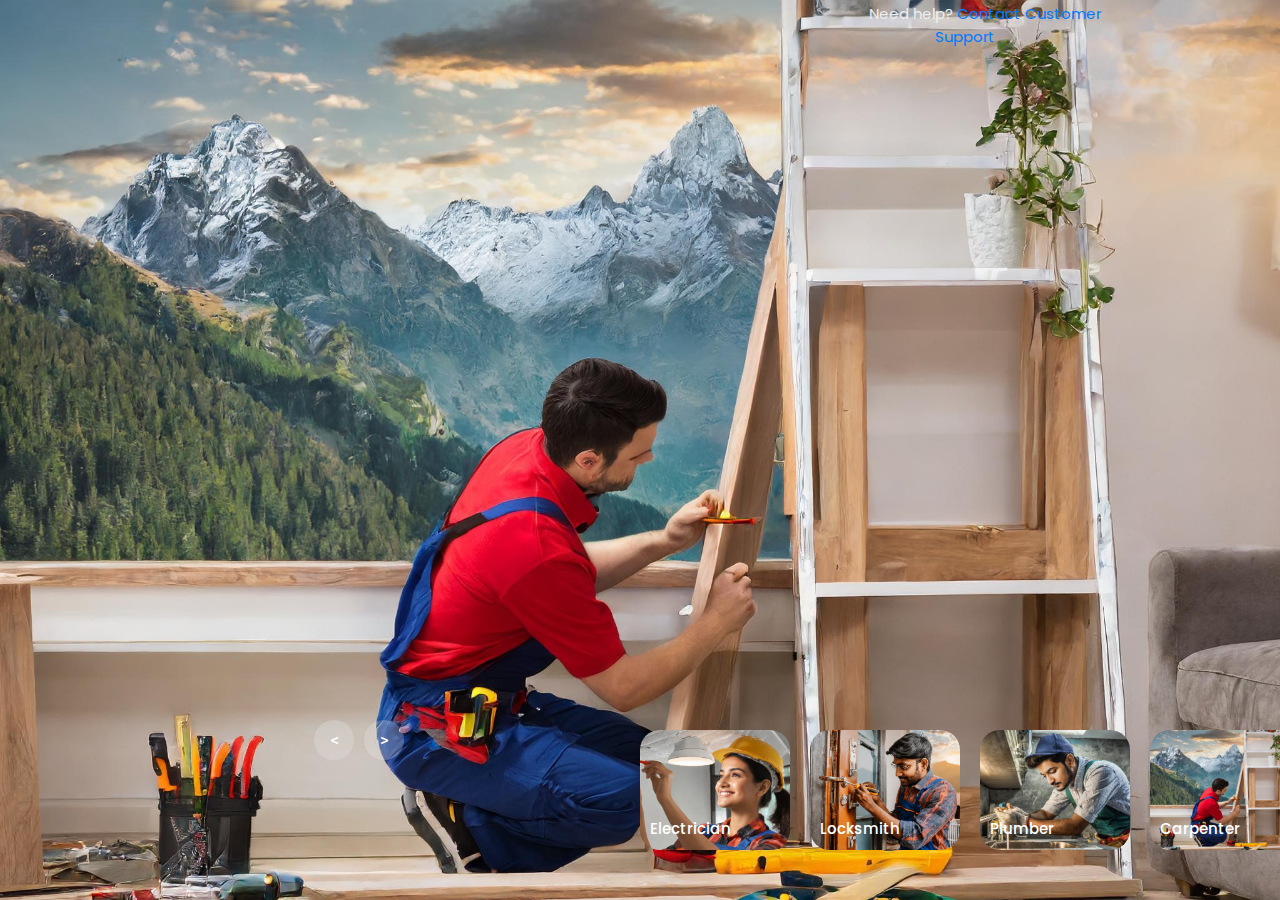
<file: index.html>
<!DOCTYPE html>
<html lang="en">
<head>
    <meta charset="UTF-8">
    <meta name="viewport" content="width=device-width, initial-scale=1.0">
    <title>Proximity Pro</title>
    <link rel="stylesheet" href="ProximityPro.css">
</head>
<body>
    <header>
        <nav>
            <div class="support">
                   Need help? <a href="contact.html">Contact Customer Support</a>
            </div>
        </nav>
    </header>

    <!-- carousel -->
    <div class="carousel">
        <!-- list item -->
        <div class="list">
            <div class="item">
                <img src="Carpenter Main.jpg">
                <div class="content">
                    <div class="author">PROXIMITY PRO</div>
                    <div class="title">LOCAL TRADESMEN</div>
                    <div class="topic">CARPENTER</div>
                    <div class="des">
                        <!-- lorem 50 -->
                       A carpenter's work involves constructing, repairing, and installing wooden structures and fixtures, such as furniture, cabinets, and building frameworks, utilizing specialized tools and techniques for precise craftsmanship and durability.
                    </div>
                    <div class="buttons">
                        <button>SEE MORE</button>
                        <button><a href="carpenter.html">HIRE</a></button>
                    </div>
                </div>
            </div>
            <div class="item">
                <img src="Electrician Main.jpg">
                <div class="content">
                    <div class="author">PROXIMITY PRO</div>
                    <div class="title">LOCAL TRADESMEN</div>
                    <div class="topic">ELECTRICIAN</div>
                    <div class="des">
                        An electrician specializes in installing, maintaining, and repairing electrical systems and wiring in buildings, ensuring safe and efficient electricity distribution for lighting, appliances, and other electrical devices, while adhering to safety standards and regulations.
                    </div>
                    <div class="buttons">
                        <button>SEE MORE</button>
                        <button><a href="Electrician.html"> HIRE</a></button>
                    </div>
                </div>
            </div>
            <div class="item">
                <img src="Locksmith Main.jpg">
                <div class="content">
                    <div class="author">PROXIMITY PRO</div>
                    <div class="title">LOCAL TRADESMEN</div>
                    <div class="topic">LOCKSMITH</div>
                    <div class="des">
                        A locksmith is a skilled professional who specializes in installing, repairing, and maintaining locks and security systems for homes, businesses, and vehicles, offering services such as key cutting, lock installation, rekeying, and emergency lockout assistance to ensure property security and access control.
                    </div>
                    <div class="buttons">
                        <button>SEE MORE</button>
                        <button><a href="Locksmith.html">HIRE</a></button>
                    </div>
                </div>
            </div>
            <div class="item">
                <img src="Plumber Main.jpg">
                <div class="content">
                    <div class="author">PROXIMITY PRO</div>
                    <div class="title">LOCAL TRADESMEN</div>
                    <div class="topic">PLUMBER</div>
                    <div class="des">
                       A plumber specializes in installing, repairing, and maintaining plumbing systems in residential, commercial, and industrial buildings, including pipes, fixtures, and fittings, to ensure efficient water supply, heating, and sanitation, while adhering to safety and plumbing codes.
                    </div>
                    <div class="buttons">
                        <button>SEE MORE</button>
                        <button><a href="Plumber.html">HIRE</a></button>
                    </div>
                </div>
            </div>
        </div>
        <!-- list thumnail -->
        <div class="thumbnail">
            <div class="item">
                <a href="carpenter.html"><img src="Carpenter Main.jpg" ></a>
                <div class="content">
                    <div class="title">
                        Carpenter
                    </div>
                </div>
            </div>
            <div class="item">
                <a href="Electrician.html"><img src="Electrician Main.jpg"></a>
                <div class="content">
                    <div class="title">
                        Electrician
                    </div>
                </div>
            </div>
            <div class="item">
                <a href="Locksmith.html"><img src="Locksmith Main.jpg"></a>
                <div class="content">
                    <div class="title">
                        Locksmith
                    </div>
                </div>
            </div>
            <div class="item">
                <a href="Plumber.html"><img src="Plumber Main.jpg"></a>
                <div class="content">
                    <div class="title">
                        Plumber
                    </div>
                </div>
            </div>
        </div>
        <!-- next prev -->

        <div class="arrows">
            <button id="prev"><</button>
            <button id="next">></button>
        </div>
        <!-- time running -->
        <div class="time"></div>
    </div>

    <script src="ProximityPro.js"></script>
</body>
</html>
</file>
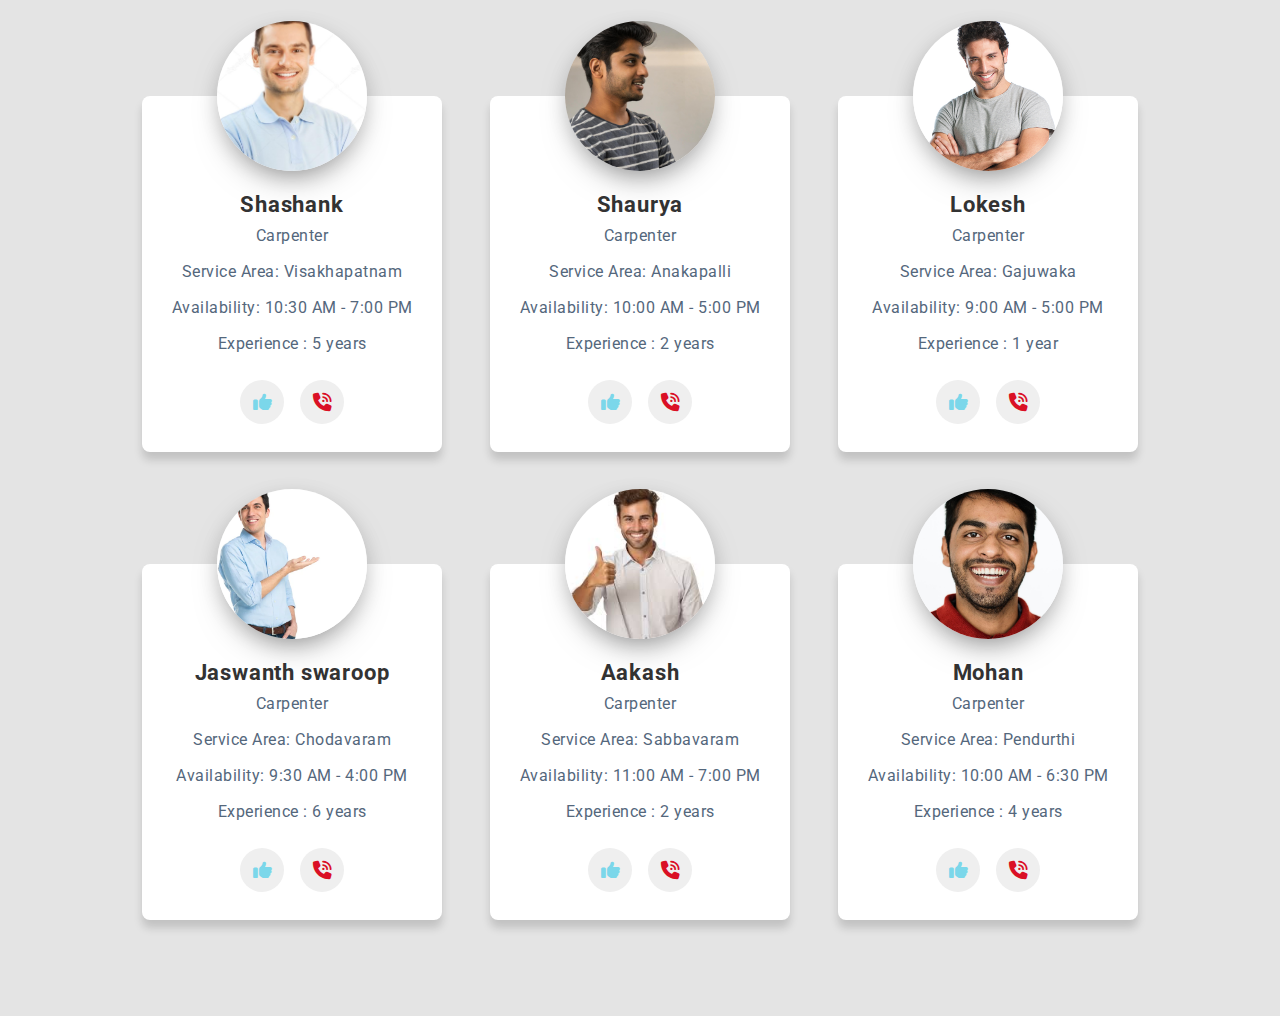
<file: carpenter.html>
<!DOCTYPE html>
<html lang="en">
<head>
    <meta charset="UTF-8">
    <meta name="viewport" content="width=device-width, initial-scale=1.0">
    <link rel="stylesheet" href="https://cdnjs.cloudflare.com/ajax/libs/font-awesome/5.15.1/css/all.min.css">
    <link href="https://fonts.googleapis.com/css2?family=Roboto&display=swap" rel="stylesheet">
    <link rel="stylesheet" href="https://cdnjs.cloudflare.com/ajax/libs/font-awesome/6.5.2/css/all.min.css">
    <title>Carpenter</title>
    <style type="text/css">
        * {
    margin: 0;
    padding: 0;
    box-sizing: border-box;
    font-family: 'Roboto', sans-serif;
    color: #54677c;
}

body {
    min-height: 100vh;
    width: 100%;
    background-color: #e4e4e4;
    display: flex;
    /* Responsive behaviour */
    flex-wrap: wrap;
    justify-content: center;
    align-items: center;
    padding: 40px 16px;
}

.card {
    position: relative;
    width: 300px;
    background-color: #fff;
    border-radius: 8px;
    box-shadow: 0 8px 8px 0 rgba(0, 0, 0, 0.15);
    padding: 16px;
    margin:  56px 24px;
    display: flex;
    flex-direction: column;
    justify-content: center;
    align-items: center;
}

.card-image {
    width: 150px;
    height: 150px;
    border-radius: 50%;
    overflow: hidden;
    position: absolute;
    top: 0;
    left: 50%;
    transform: translate(-50%, -50%);
    box-shadow: 0 15px 35px -15px rgba(0, 0, 0, 0.5),
    0 5px 20px 0 rgba(0, 0, 0, 0.1);
}

.card-image img {
    width: 100%;
    transform: scale(1.2);
}

p {
    line-height: 24px;
    letter-spacing: 0.5px;
    margin-bottom: 12px;
    text-align: center;
}

.name {
    margin-top: 80px;
    font-size: 1.4em;
    color: #333;
    font-weight: bold;
    letter-spacing: 0.8px;
    margin-bottom: 8px;
}

.socials {
    display: flex;
    align-items: center;
    justify-content: center;
}

button {
    margin: 12px 8px;
    width: 44px;
    height: 44px;
    border: none;
    border-radius: 50%;
    cursor: pointer;
    transition: opacity 0.4s;
}

button:hover {
    opacity: 0.8;
}

button i {
    color: #fff;
    font-size: 1.4em;
}
    </style>
</head>
<body>

    <div class="card">
        <div class="card-image">
            <img src="carpenter1.jpg" alt="Profile image">
        </div>
        <p class="name">Shashank</p>
        <p>Carpenter</p>
        <p>Service Area: Visakhapatnam</p>
        <p>Availability: 10:30 AM - 7:00 PM</p>
        <p>Experience  : 5 years</p>
        <div class="socials">
            <button class="rate"><a href="rating.html"><i class="fa-solid fa-thumbs-up" style="color: #7bd7ea;"></i></a></button>
            <button class="phone"><a href="tel:+919701065551"><i class="fa-solid fa-phone-volume" style="color: #da1025;"></i></a></button>
        </div>
    </div>

    <div class="card">
        <div class="card-image">
            <img src="carpenter2.jpg" alt="Profile image">
        </div>
        <p class="name">Shaurya</p>
        <p>Carpenter</p>
        <p>Service Area: Anakapalli</p>
        <p>Availability: 10:00 AM - 5:00 PM</p>
        <p>Experience  : 2 years</p>
        <div class="socials">
            <button class="rate"><a href="rating.html"><i class="fa-solid fa-thumbs-up" style="color: #7bd7ea;"></i></a></button>
            <button class="phone"><a href="tel:+919701065551"><i class="fa-solid fa-phone-volume" style="color: #da1025;"></i></a></button>
        </div>
    </div>

    <div class="card">
        <div class="card-image">
            <img src="carpenter3.jpg" alt="Profile image">
        </div>
        <p class="name">Lokesh</p>
        <p>Carpenter</p>
        <p>Service Area: Gajuwaka</p>
        <p>Availability: 9:00 AM - 5:00 PM</p>
        <p>Experience  : 1 year</p>
        <div class="socials">
            <button class="rate"><a href="rating.html"><i class="fa-solid fa-thumbs-up" style="color: #7bd7ea;"></i></a></button>
            <button class="phone"><a href="tel:+919701065551"><i class="fa-solid fa-phone-volume" style="color: #da1025;"></i></a></button>
        </div>
    </div>

    <div class="card">
        <div class="card-image">
            <img src="carpenter4.jpg" alt="Profile image">
        </div>
        <p class="name">Jaswanth swaroop</p>
        <p>Carpenter</p>
        <p>Service Area: Chodavaram</p>
        <p>Availability: 9:30 AM - 4:00 PM</p>
        <p>Experience  : 6 years</p>
        <div class="socials">
            <button class="rate"><a href="rating.html"><i class="fa-solid fa-thumbs-up" style="color: #7bd7ea;"></i></a></button>
            <button class="phone"><a href="tel:+919701065551"><i class="fa-solid fa-phone-volume" style="color: #da1025;"></i></a></button>
        </div>
    </div>

    <div class="card">
        <div class="card-image">
            <img src="carpenter5.jpg" alt="Profile image">
        </div>
        <p class="name">Aakash</p>
        <p>Carpenter</p>
        <p>Service Area: Sabbavaram</p>
        <p>Availability: 11:00 AM - 7:00 PM</p>
        <p>Experience  : 2 years</p>
        <div class="socials">
            <button class="rate"><a href="rating.html"><i class="fa-solid fa-thumbs-up" style="color: #7bd7ea;"></i></a></button>
            <button class="phone"><a href="tel:+919701065551"><i class="fa-solid fa-phone-volume" style="color: #da1025;"></i></a></button>
        </div>
    </div>

    <div class="card">
        <div class="card-image">
            <img src="carpenter6.jpg" alt="Profile image">
        </div>
        <p class="name">Mohan</p>
        <p>Carpenter</p>
        <p>Service Area: Pendurthi</p>
        <p>Availability: 10:00 AM - 6:30 PM</p>
        <p>Experience  : 4 years</p>
        <div class="socials">
            <button class="rate"><a href="rating.html"><i class="fa-solid fa-thumbs-up" style="color: #7bd7ea;"></i></a></button>
            <button class="phone"><a href="tel:+919701065551"><i class="fa-solid fa-phone-volume" style="color: #da1025;"></i></a></button>
        </div>
    </div>
    
</body>
</html>
</file>
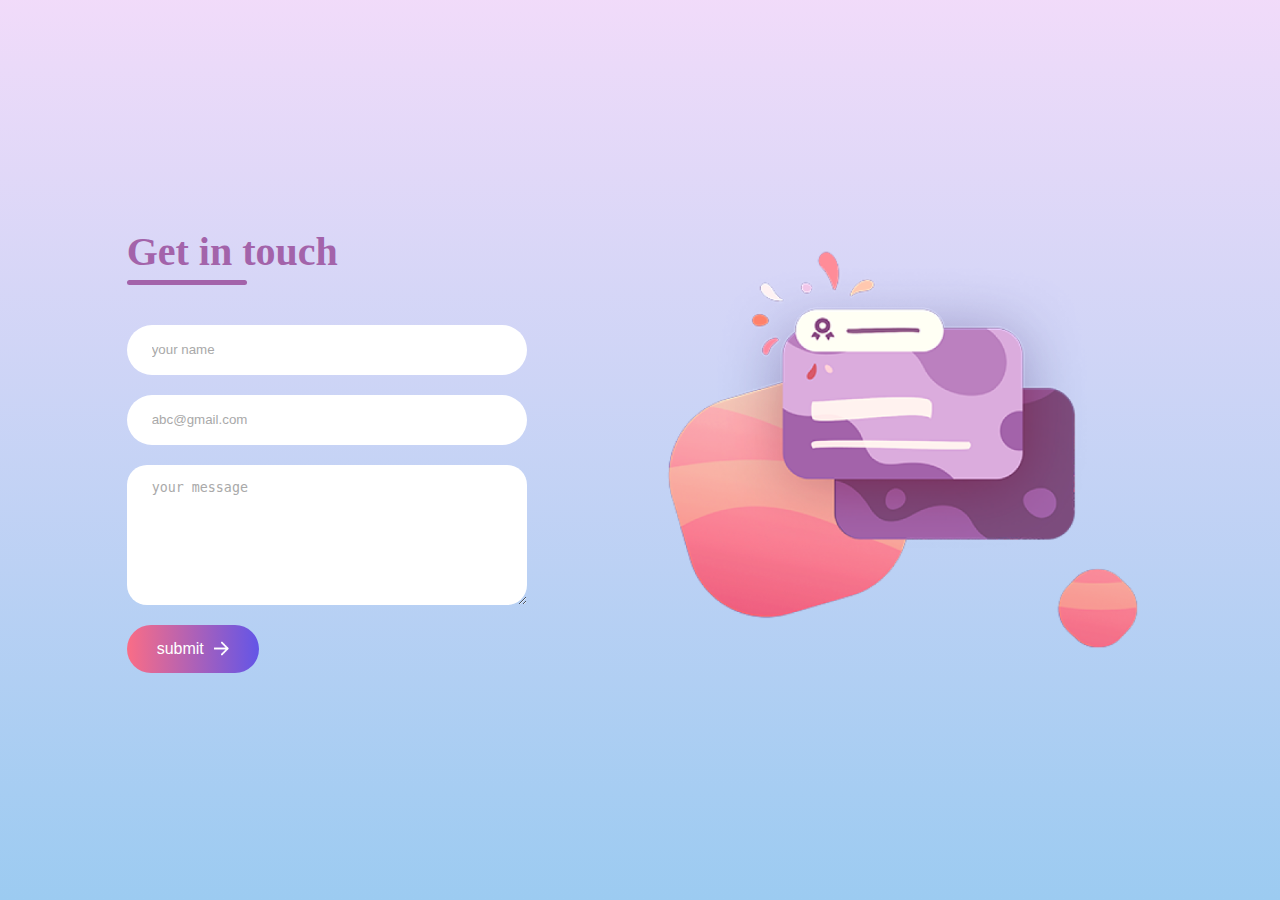
<file: contact.html>
<html lang="en">
<head>
    <meta charset="UTF-8">
    <meta name="viewport" content="width=device-width, initial-scale=1.0">
    <title>contact form</title>
    <style type="text/css">
        *{
    padding:0;
    margin: 0;
    box-sizing: border-box;
}
body{
    font-family: 'Outfit';
    background: linear-gradient(#b94ce433,#9ccbf1);
}
.contact-container{
height: 100vh;
display: flex;
align-items: center;
justify-content: space-evenly;
}
.contact-left{
    display: flex;
    flex-direction: column;
    align-items: start;
    gap: 20px;
}
.contact-left-title h2{
    font-weight: 600;
    color: #a363aa;
    font-size: 40px;
    margin-bottom: 5px;
}
.contact-left-title hr{
    border: none;
    width: 120px;
    height: 5px;
    background-color: #a363aa;
    border-radius: 10px;
    margin-bottom: 20px;
}
.contact-inputs{
    width: 400px;
    height: 50px;
    border: none;
    outline: none;
    padding-left: 25px;
    font-weight: 500;
    color: #666;
    border-radius: 50px;
}
.contact-left textarea{
    height: 140px;
    padding-top: 15px;
    border-radius: 20px;
}
.contact-inputs:focus{
    border: 2px solid #ff994f;
}
.contact-inputs::placeholder{
    color: #a9a9a9;
}
.contact-left button{
    display: flex;
    align-items: center;
    padding: 15px 30px;
    font-size: 16px;
    color: #fff;
    gap: 10px;
    border: none;
    border-radius: 50px;
    background: linear-gradient(270deg,#6355e7,#fa6d86);
    cursor: pointer;
}
.contact-left button img{
    height: 15px;
}
.contact-right img{
    width: 500px;
}
@media (max-width:800px) {
    .contact-inputs{
        width: 80vw;
    }
    .contact-right{
        display: none;
    }
}
    </style>


</head>
<body>
    <div class="contact-container">
        <form action="https://api.web3forms.com/submit" method="POST" class="contact-left">
              <div class="contact-left-title">
                <h2>Get in touch</h2>
                <hr>
              </div>
              <input type="hidden" name="access_key" value="9b47b951-9e3f-4cc2-9355-b7d8edac5193">
              <input type="text" name="name" placeholder="your name" class="contact-inputs" required>
              <input type="email" name="email" placeholder="abc@gmail.com" class="contact-inputs" required>
              <textarea name="message" placeholder="your message" class="contact-inputs" required></textarea>
              <button type="submit">submit<img src="arrow_icon.png"></button>
        </form>
        <div class="contact-right">
             <img src="right_img.png" alt="">
        </div>
    </div>
</body>
</html>
</file>
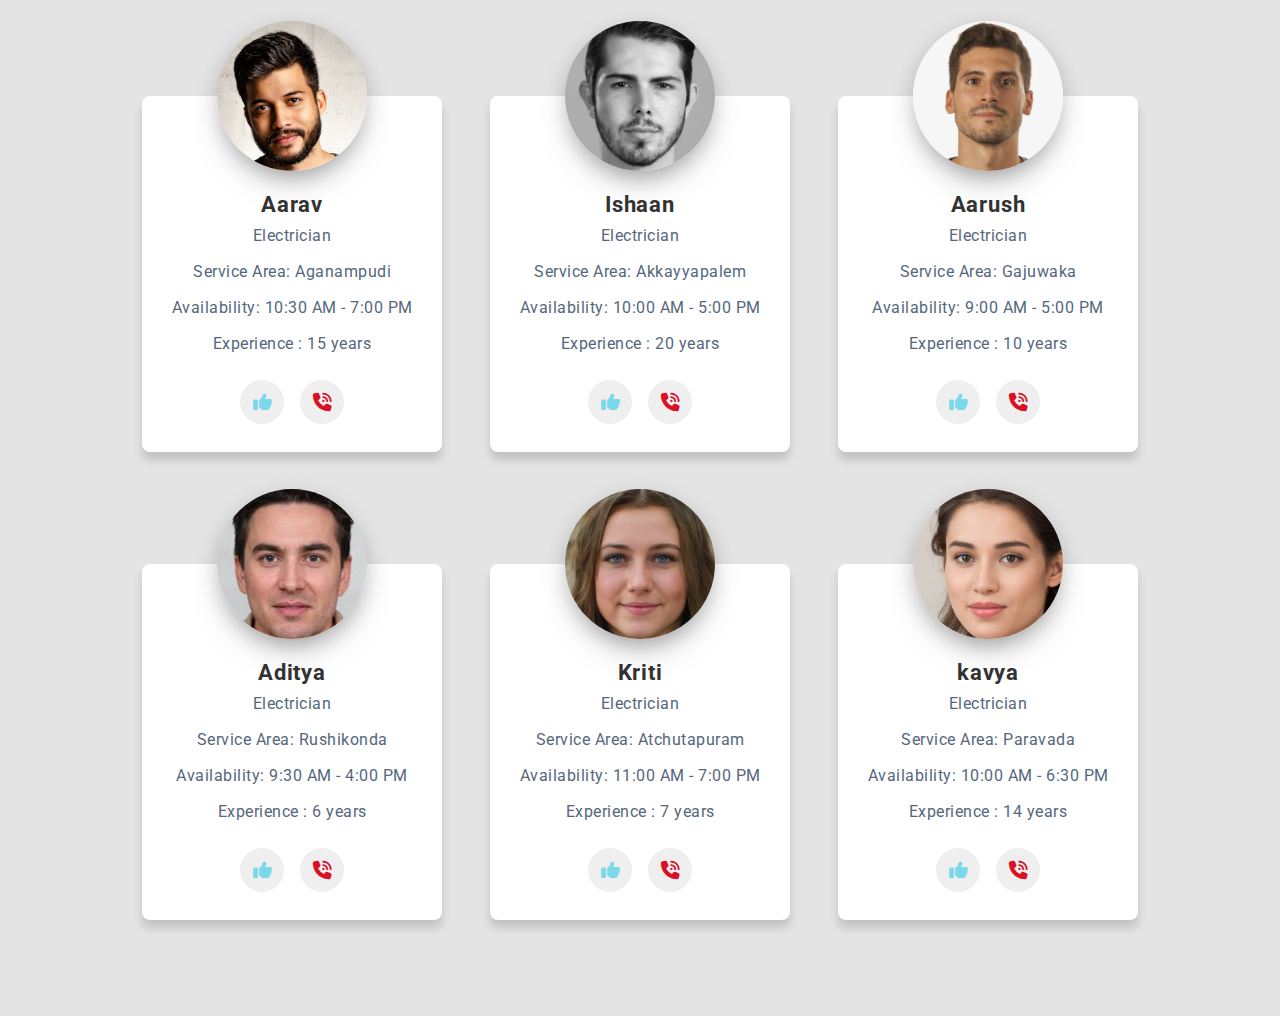
<file: Electrician.html>
<!DOCTYPE html>
<html lang="en">
<head>
    <meta charset="UTF-8">
    <meta name="viewport" content="width=device-width, initial-scale=1.0">
    <link rel="stylesheet" href="https://cdnjs.cloudflare.com/ajax/libs/font-awesome/5.15.1/css/all.min.css">
    <link href="https://fonts.googleapis.com/css2?family=Roboto&display=swap" rel="stylesheet">
    <link rel="stylesheet" href="https://cdnjs.cloudflare.com/ajax/libs/font-awesome/6.5.2/css/all.min.css">
    <title>Electrician</title>
    <style type="text/css">
        * {
    margin: 0;
    padding: 0;
    box-sizing: border-box;
    font-family: 'Roboto', sans-serif;
    color: #54677c;
}

body {
    min-height: 100vh;
    width: 100%;
    background-color: #e4e4e4;
    display: flex;
    /* Responsive behaviour */
    flex-wrap: wrap;
    justify-content: center;
    align-items: center;
    padding: 40px 16px;
}

.card {
    position: relative;
    width: 300px;
    background-color: #fff;
    border-radius: 8px;
    box-shadow: 0 8px 8px 0 rgba(0, 0, 0, 0.15);
    padding: 16px;
    margin:  56px 24px;
    display: flex;
    flex-direction: column;
    justify-content: center;
    align-items: center;
}

.card-image {
    width: 150px;
    height: 150px;
    border-radius: 50%;
    overflow: hidden;
    position: absolute;
    top: 0;
    left: 50%;
    transform: translate(-50%, -50%);
    box-shadow: 0 15px 35px -15px rgba(0, 0, 0, 0.5),
    0 5px 20px 0 rgba(0, 0, 0, 0.1);
}

.card-image img {
    width: 100%;
    transform: scale(1.2);
}

p {
    line-height: 24px;
    letter-spacing: 0.5px;
    margin-bottom: 12px;
    text-align: center;
}

.name {
    margin-top: 80px;
    font-size: 1.4em;
    color: #333;
    font-weight: bold;
    letter-spacing: 0.8px;
    margin-bottom: 8px;
}

.socials {
    display: flex;
    align-items: center;
    justify-content: center;
}

button {
    margin: 12px 8px;
    width: 44px;
    height: 44px;
    border: none;
    border-radius: 50%;
    cursor: pointer;
    transition: opacity 0.4s;
}

button:hover {
    opacity: 0.8;
}

button i {
    color: #fff;
    font-size: 1.4em;
}
    </style>
</head>
<body>

    <div class="card">
        <div class="card-image">
            <img src="Electrician1.jpeg" alt="Profile image">
        </div>
        <p class="name">Aarav</p>
        <p>Electrician</p>
        <p>Service Area: Aganampudi</p>
        <p>Availability: 10:30 AM - 7:00 PM</p>
        <p>Experience  : 15 years</p>
        <div class="socials">
            <button class="rate"><a href="rating.html"><i class="fa-solid fa-thumbs-up" style="color: #7bd7ea;"></i></a></button>
            <button class="phone"><a href="tel:+919160049499"><i class="fa-solid fa-phone-volume" style="color: #da1025;"></i></a></button>
        </div>
    </div>

    <div class="card">
        <div class="card-image">
            <img src="Electrician2.jpg" alt="Profile image">
        </div>
        <p class="name">Ishaan </p>
        <p>Electrician</p>
        <p>Service Area: Akkayyapalem</p>
        <p>Availability: 10:00 AM - 5:00 PM</p>
        <p>Experience  : 20 years</p>
        <div class="socials">
            <button class="rate"><a href="rating.html"><i class="fa-solid fa-thumbs-up" style="color: #7bd7ea;"></i></a></button>
             <button class="phone"><a href="tel:+919160049499"><i class="fa-solid fa-phone-volume" style="color: #da1025;"></i></a></button>
        </div>
    </div>

    <div class="card">
        <div class="card-image">
            <img src="Electrician3.png" alt="Profile image">
        </div>
        <p class="name">Aarush</p>
        <p>Electrician</p>
        <p>Service Area: Gajuwaka</p>
        <p>Availability: 9:00 AM - 5:00 PM</p>
        <p>Experience  : 10 years</p>
        <div class="socials">
            <button class="rate"><a href="rating.html"><i class="fa-solid fa-thumbs-up" style="color: #7bd7ea;"></i></a></button>
             <button class="phone"><a href="tel:+919160049499"><i class="fa-solid fa-phone-volume" style="color: #da1025;"></i></a></button>
        </div>
    </div>

    <div class="card">
        <div class="card-image">
            <img src="Electrician4.jpg" alt="Profile image">
        </div>
        <p class="name">Aditya</p>
        <p>Electrician</p>
        <p>Service Area: Rushikonda</p>
        <p>Availability: 9:30 AM - 4:00 PM</p>
        <p>Experience  : 6 years</p>
        <div class="socials">
            <button class="rate"><a href="rating.html"><i class="fa-solid fa-thumbs-up" style="color: #7bd7ea;"></i></a></button>
             <button class="phone"><a href="tel:+919160049499"><i class="fa-solid fa-phone-volume" style="color: #da1025;"></i></a></button>
        </div>
    </div>

    <div class="card">
        <div class="card-image">
            <img src="Electrician5.jpeg" alt="Profile image">
        </div>
        <p class="name">Kriti</p>
        <p>Electrician</p>
        <p>Service Area: Atchutapuram</p>
        <p>Availability: 11:00 AM - 7:00 PM</p>
        <p>Experience  : 7 years</p>
        <div class="socials">
            <button class="rate"><a href="rating.html"><i class="fa-solid fa-thumbs-up" style="color: #7bd7ea;"></i></a></button>
             <button class="phone"><a href="tel:+919160049499"><i class="fa-solid fa-phone-volume" style="color: #da1025;"></i></a></button>
        </div>
    </div>

    <div class="card">
        <div class="card-image">
            <img src="Electrician6.jpg" alt="Profile image">
        </div>
        <p class="name">kavya</p>
        <p>Electrician</p>
        <p>Service Area: Paravada</p>
        <p>Availability: 10:00 AM - 6:30 PM</p>
        <p>Experience  : 14 years</p>
        <div class="socials">
            <button class="rate"><a href="rating.html"><i class="fa-solid fa-thumbs-up" style="color: #7bd7ea;"></i></a></button>
             <button class="phone"><a href="tel:+919160049499"><i class="fa-solid fa-phone-volume" style="color: #da1025;"></i></a></button>
        </div>
    </div>
    
</body>
</html>
</file>
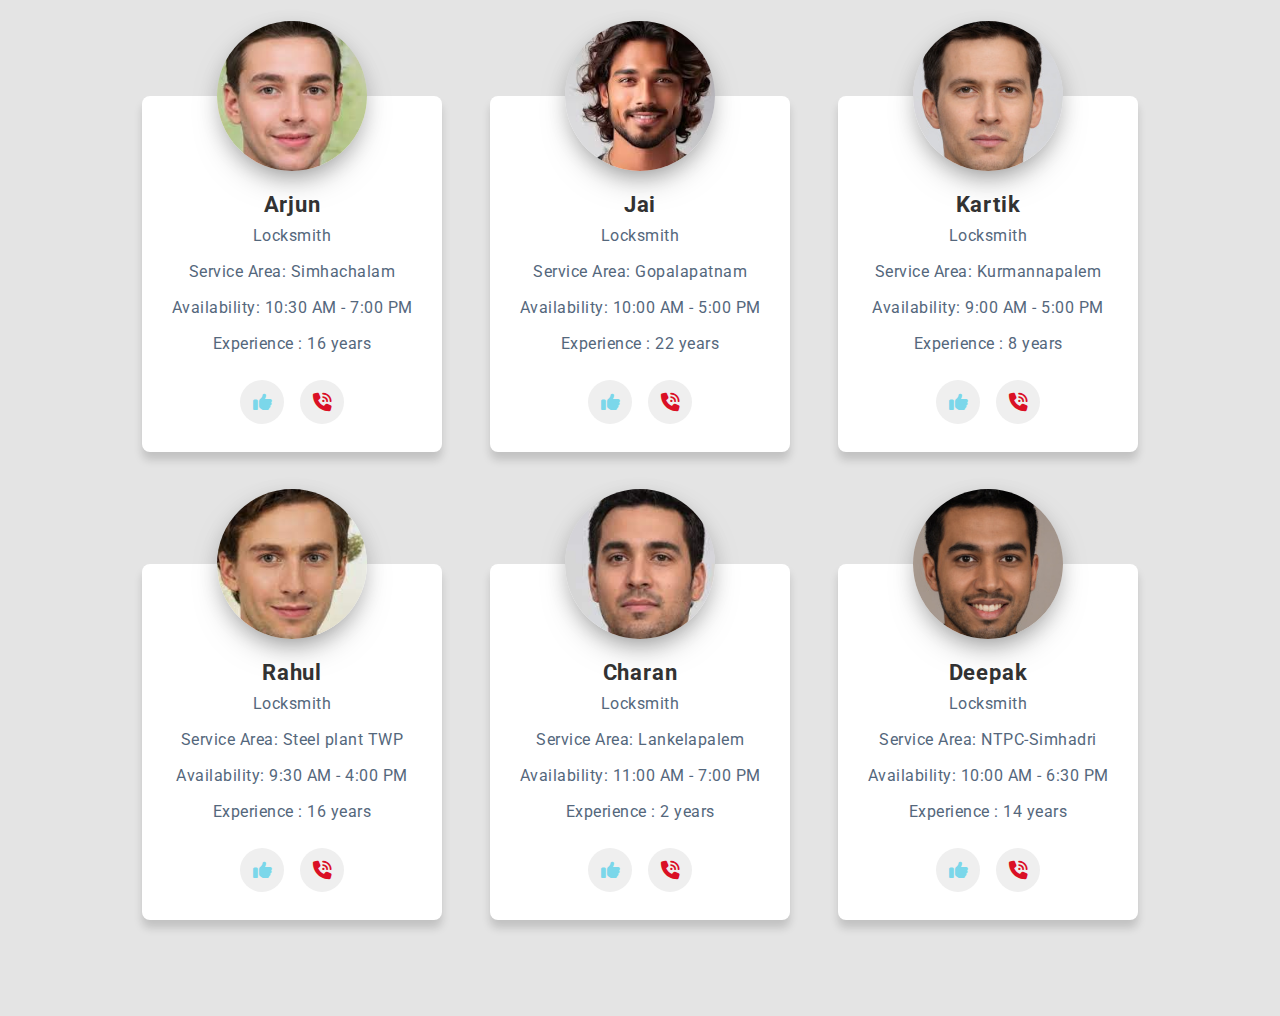
<file: Locksmith.html>
<!DOCTYPE html>
<html lang="en">
<head>
    <meta charset="UTF-8">
    <meta name="viewport" content="width=device-width, initial-scale=1.0">
    <link rel="stylesheet" href="https://cdnjs.cloudflare.com/ajax/libs/font-awesome/5.15.1/css/all.min.css">
    <link href="https://fonts.googleapis.com/css2?family=Roboto&display=swap" rel="stylesheet">
    <link rel="stylesheet" href="https://cdnjs.cloudflare.com/ajax/libs/font-awesome/6.5.2/css/all.min.css">
    <title>Locksmith</title>
    <style type="text/css">
        * {
    margin: 0;
    padding: 0;
    box-sizing: border-box;
    font-family: 'Roboto', sans-serif;
    color: #54677c;
}

body {
    min-height: 100vh;
    width: 100%;
    background-color: #e4e4e4;
    display: flex;
    /* Responsive behaviour */
    flex-wrap: wrap;
    justify-content: center;
    align-items: center;
    padding: 40px 16px;
}

.card {
    position: relative;
    width: 300px;
    background-color: #fff;
    border-radius: 8px;
    box-shadow: 0 8px 8px 0 rgba(0, 0, 0, 0.15);
    padding: 16px;
    margin:  56px 24px;
    display: flex;
    flex-direction: column;
    justify-content: center;
    align-items: center;
}

.card-image {
    width: 150px;
    height: 150px;
    border-radius: 50%;
    overflow: hidden;
    position: absolute;
    top: 0;
    left: 50%;
    transform: translate(-50%, -50%);
    box-shadow: 0 15px 35px -15px rgba(0, 0, 0, 0.5),
    0 5px 20px 0 rgba(0, 0, 0, 0.1);
}

.card-image img {
    width: 100%;
    transform: scale(1.2);
}

p {
    line-height: 24px;
    letter-spacing: 0.5px;
    margin-bottom: 12px;
    text-align: center;
}

.name {
    margin-top: 80px;
    font-size: 1.4em;
    color: #333;
    font-weight: bold;
    letter-spacing: 0.8px;
    margin-bottom: 8px;
}

.socials {
    display: flex;
    align-items: center;
    justify-content: center;
}

button {
    margin: 12px 8px;
    width: 44px;
    height: 44px;
    border: none;
    border-radius: 50%;
    cursor: pointer;
    transition: opacity 0.4s;
}

button:hover {
    opacity: 0.8;
}

button i {
    color: #fff;
    font-size: 1.4em;
}
    </style>
</head>
<body>

    <div class="card">
        <div class="card-image">
            <img src="Locksmith1.jpg" alt="Profile image">
        </div>
        <p class="name">Arjun</p>
        <p>Locksmith</p>
        <p>Service Area: Simhachalam</p>
        <p>Availability: 10:30 AM - 7:00 PM</p>
        <p>Experience  : 16 years</p>
        <div class="socials">
            <button class="rate"><a href="rating.html"><i class="fa-solid fa-thumbs-up" style="color: #7bd7ea;"></i></a></button>
            <button class="phone"><a href="tel:+917396490298"><i class="fa-solid fa-phone-volume" style="color: #da1025;"></i></a></button>
        </div>
    </div>

    <div class="card">
        <div class="card-image">
            <img src="Locksmith2.jpg" alt="Profile image">
        </div>
        <p class="name">Jai</p>
        <p>Locksmith</p>
        <p>Service Area: Gopalapatnam</p>
        <p>Availability: 10:00 AM - 5:00 PM</p>
        <p>Experience  : 22 years</p>
        <div class="socials">
            <button class="rate"><a href="rating.html"><i class="fa-solid fa-thumbs-up" style="color: #7bd7ea;"></i></a></button>
            <button class="phone"><a href="tel:+917396490298"><i class="fa-solid fa-phone-volume" style="color: #da1025;"></i></a></button>
        </div>
    </div>

    <div class="card">
        <div class="card-image">
            <img src="Locksmith3.jpg" alt="Profile image">
        </div>
        <p class="name">Kartik</p>
        <p>Locksmith</p>
        <p>Service Area: Kurmannapalem</p>
        <p>Availability: 9:00 AM - 5:00 PM</p>
        <p>Experience  : 8 years</p>
        <div class="socials">
            <button class="rate"><a href="rating.html"><i class="fa-solid fa-thumbs-up" style="color: #7bd7ea;"></i></a></button>
            <button class="phone"><a href="tel:+917396490298"><i class="fa-solid fa-phone-volume" style="color: #da1025;"></i></a></button>
        </div>
    </div>

    <div class="card">
        <div class="card-image">
            <img src="Locksmith4.jpg" alt="Profile image">
        </div>
        <p class="name">Rahul</p>
        <p>Locksmith</p>
        <p>Service Area: Steel plant TWP</p>
        <p>Availability: 9:30 AM - 4:00 PM</p>
        <p>Experience  : 16 years</p>
        <div class="socials">
            <button class="rate"><a href="rating.html"><i class="fa-solid fa-thumbs-up" style="color: #7bd7ea;"></i></a></button>
            <button class="phone"><a href="tel:+917396490298"><i class="fa-solid fa-phone-volume" style="color: #da1025;"></i></a></button>
        </div>
    </div>

    <div class="card">
        <div class="card-image">
            <img src="Locksmith5.jpg" alt="Profile image">
        </div>
        <p class="name">Charan</p>
        <p>Locksmith</p>
        <p>Service Area: Lankelapalem</p>
        <p>Availability: 11:00 AM - 7:00 PM</p>
        <p>Experience  : 2 years</p>
        <div class="socials">
            <button class="rate"><a href="rating.html"><i class="fa-solid fa-thumbs-up" style="color: #7bd7ea;"></i></a></button>
            <button class="phone"><a href="tel:+917396490298"><i class="fa-solid fa-phone-volume" style="color: #da1025;"></i></a></button>
        </div>
    </div>

    <div class="card">
        <div class="card-image">
            <img src="Locksmith6.jpg" alt="Profile image">
        </div>
        <p class="name">Deepak</p>
        <p>Locksmith</p>
        <p>Service Area: NTPC-Simhadri</p>
        <p>Availability: 10:00 AM - 6:30 PM</p>
        <p>Experience  : 14 years</p>
        <div class="socials">
            <button class="rate"><a href="rating.html"><i class="fa-solid fa-thumbs-up" style="color: #7bd7ea;"></i></a></button>
            <button class="phone"><a href="tel:+917396490298"><i class="fa-solid fa-phone-volume" style="color: #da1025;"></i></a></button>
        </div>
    </div>
    
</body>
</html>
</file>
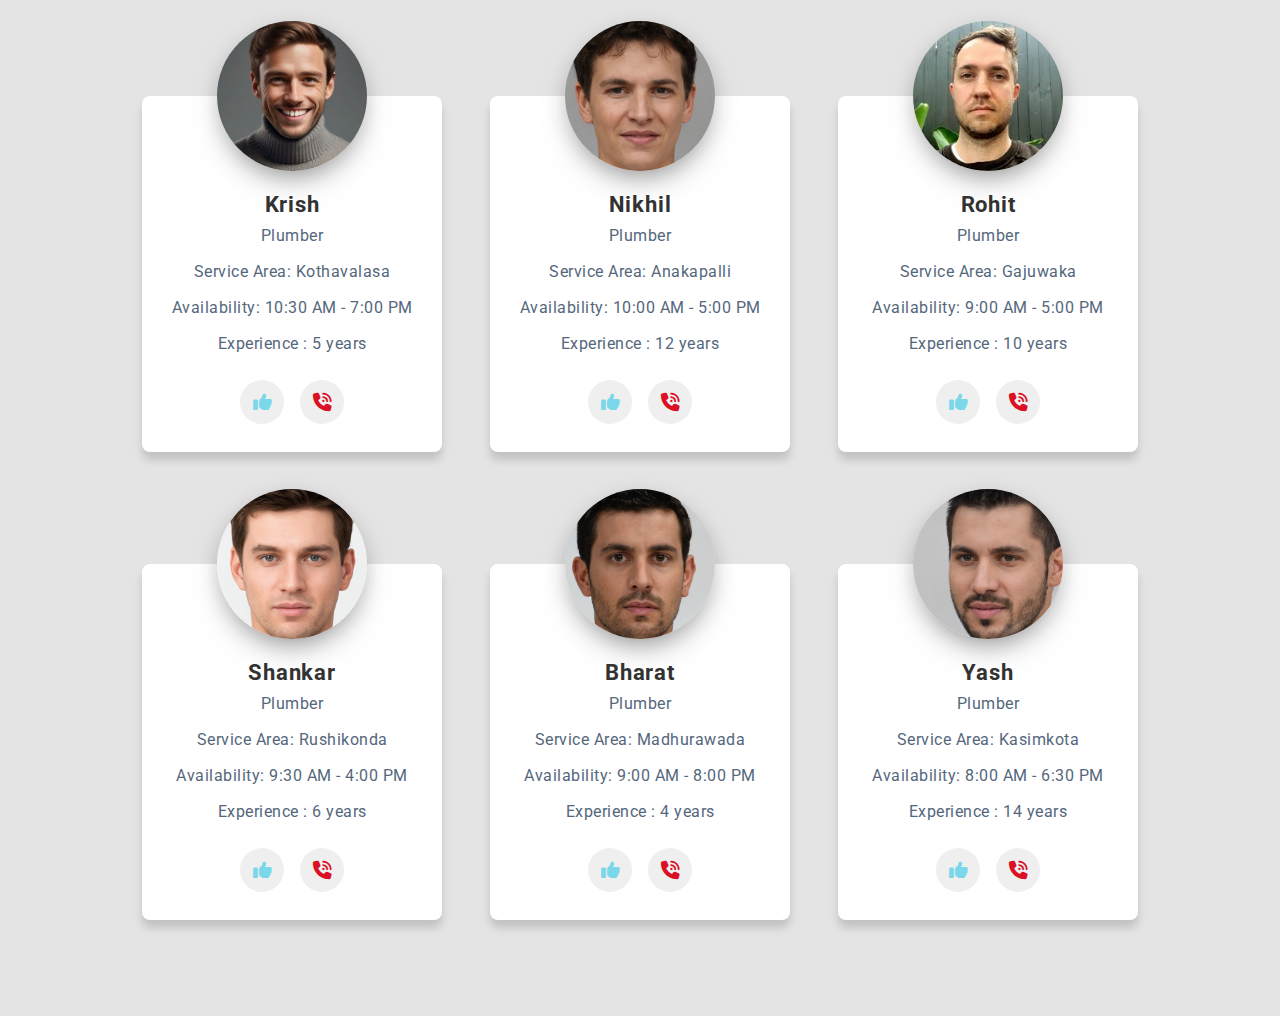
<file: Plumber.html>
<!DOCTYPE html>
<html lang="en">
<head>
    <meta charset="UTF-8">
    <meta name="viewport" content="width=device-width, initial-scale=1.0">
    <link rel="stylesheet" href="https://cdnjs.cloudflare.com/ajax/libs/font-awesome/5.15.1/css/all.min.css">
    <link href="https://fonts.googleapis.com/css2?family=Roboto&display=swap" rel="stylesheet">
    <link rel="stylesheet" href="https://cdnjs.cloudflare.com/ajax/libs/font-awesome/6.5.2/css/all.min.css">
    <title>Plumber</title>
    <style type="text/css">
        * {
    margin: 0;
    padding: 0;
    box-sizing: border-box;
    font-family: 'Roboto', sans-serif;
    color: #54677c;
}

body {
    min-height: 100vh;
    width: 100%;
    background-color: #e4e4e4;
    display: flex;
    /* Responsive behaviour */
    flex-wrap: wrap;
    justify-content: center;
    align-items: center;
    padding: 40px 16px;
}

.card {
    position: relative;
    width: 300px;
    background-color: #fff;
    border-radius: 8px;
    box-shadow: 0 8px 8px 0 rgba(0, 0, 0, 0.15);
    padding: 16px;
    margin:  56px 24px;
    display: flex;
    flex-direction: column;
    justify-content: center;
    align-items: center;
}

.card-image {
    width: 150px;
    height: 150px;
    border-radius: 50%;
    overflow: hidden;
    position: absolute;
    top: 0;
    left: 50%;
    transform: translate(-50%, -50%);
    box-shadow: 0 15px 35px -15px rgba(0, 0, 0, 0.5),
    0 5px 20px 0 rgba(0, 0, 0, 0.1);
}

.card-image img {
    width: 100%;
    transform: scale(1.2);
}

p {
    line-height: 24px;
    letter-spacing: 0.5px;
    margin-bottom: 12px;
    text-align: center;
}

.name {
    margin-top: 80px;
    font-size: 1.4em;
    color: #333;
    font-weight: bold;
    letter-spacing: 0.8px;
    margin-bottom: 8px;
}

.socials {
    display: flex;
    align-items: center;
    justify-content: center;
}

button {
    margin: 12px 8px;
    width: 44px;
    height: 44px;
    border: none;
    border-radius: 50%;
    cursor: pointer;
    transition: opacity 0.4s;
}

button:hover {
    opacity: 0.8;
}

button i {
    color: #fff;
    font-size: 1.4em;
}
    </style>
</head>
<body>

    <div class="card">
        <div class="card-image">
            <img src="Plumber1.jpg" alt="Profile image">
        </div>
        <p class="name">Krish</p>
        <p>Plumber</p>
        <p>Service Area: Kothavalasa</p>
        <p>Availability: 10:30 AM - 7:00 PM</p>
        <p>Experience  : 5 years</p>
        <div class="socials">
            <button class="rate"><a href="rating.html"><i class="fa-solid fa-thumbs-up" style="color: #7bd7ea;"></i></a></button>
            <button class="phone"><a href="tel:+918688441402"><i class="fa-solid fa-phone-volume" style="color: #da1025;"></i></a></button>
        </div>
    </div>

    <div class="card">
        <div class="card-image">
            <img src="Plumber2.jpg" alt="Profile image">
        </div>
        <p class="name">Nikhil</p>
        <p>Plumber</p>
        <p>Service Area: Anakapalli</p>
        <p>Availability: 10:00 AM - 5:00 PM</p>
        <p>Experience  : 12 years</p>
        <div class="socials">
            <button class="rate"><a href="rating.html"><i class="fa-solid fa-thumbs-up" style="color: #7bd7ea;"></i></a></button>
            <button class="phone"><a href="tel:+918688441402"><i class="fa-solid fa-phone-volume" style="color: #da1025;"></i></a></button>
        </div>
    </div>

    <div class="card">
        <div class="card-image">
            <img src="Plumber3.jpg" alt="Profile image">
        </div>
        <p class="name">Rohit</p>
        <p>Plumber</p>
        <p>Service Area: Gajuwaka</p>
        <p>Availability: 9:00 AM - 5:00 PM</p>
        <p>Experience  : 10 years</p>
        <div class="socials">
            <button class="rate"><a href="rating.html"><i class="fa-solid fa-thumbs-up" style="color: #7bd7ea;"></i></a></button>
            <button class="phone"><a href="tel:+918688441402"><i class="fa-solid fa-phone-volume" style="color: #da1025;"></i></a></button>
        </div>
    </div>

    <div class="card">
        <div class="card-image">
            <img src="Plumber4.jpg" alt="Profile image">
        </div>
        <p class="name">Shankar</p>
        <p>Plumber</p>
        <p>Service Area: Rushikonda</p>
        <p>Availability: 9:30 AM - 4:00 PM</p>
        <p>Experience  : 6 years</p>
        <div class="socials">
            <button class="rate"><a href="rating.html"><i class="fa-solid fa-thumbs-up" style="color: #7bd7ea;"></i></a></button>
            <button class="phone"><a href="tel:+918688441402"><i class="fa-solid fa-phone-volume" style="color: #da1025;"></i></a></button>
        </div>
    </div>

    <div class="card">
        <div class="card-image">
            <img src="Plumber5.jpg" alt="Profile image">
        </div>
        <p class="name">Bharat</p>
        <p>Plumber</p>
        <p>Service Area: Madhurawada</p>
        <p>Availability: 9:00 AM - 8:00 PM</p>
        <p>Experience  : 4 years</p>
        <div class="socials">
            <button class="rate"><a href="rating.html"><i class="fa-solid fa-thumbs-up" style="color: #7bd7ea;"></i></a></button>
            <button class="phone"><a href="tel:+918688441402"><i class="fa-solid fa-phone-volume" style="color: #da1025;"></i></a></button>
        </div>
    </div>

    <div class="card">
        <div class="card-image">
            <img src="Plumber6.jpg" alt="Profile image">
        </div>
        <p class="name">Yash</p>
        <p>Plumber</p>
        <p>Service Area: Kasimkota</p>
        <p>Availability: 8:00 AM - 6:30 PM</p>
        <p>Experience  : 14 years</p>
        <div class="socials">
            <button class="rate"><a href="rating.html"><i class="fa-solid fa-thumbs-up" style="color: #7bd7ea;"></i></a></button>
            <button class="phone"><a href="tel:+918688441402"><i class="fa-solid fa-phone-volume" style="color: #da1025;"></i></a></button>
        </div>
    </div>
    
</body>
</html>
</file>
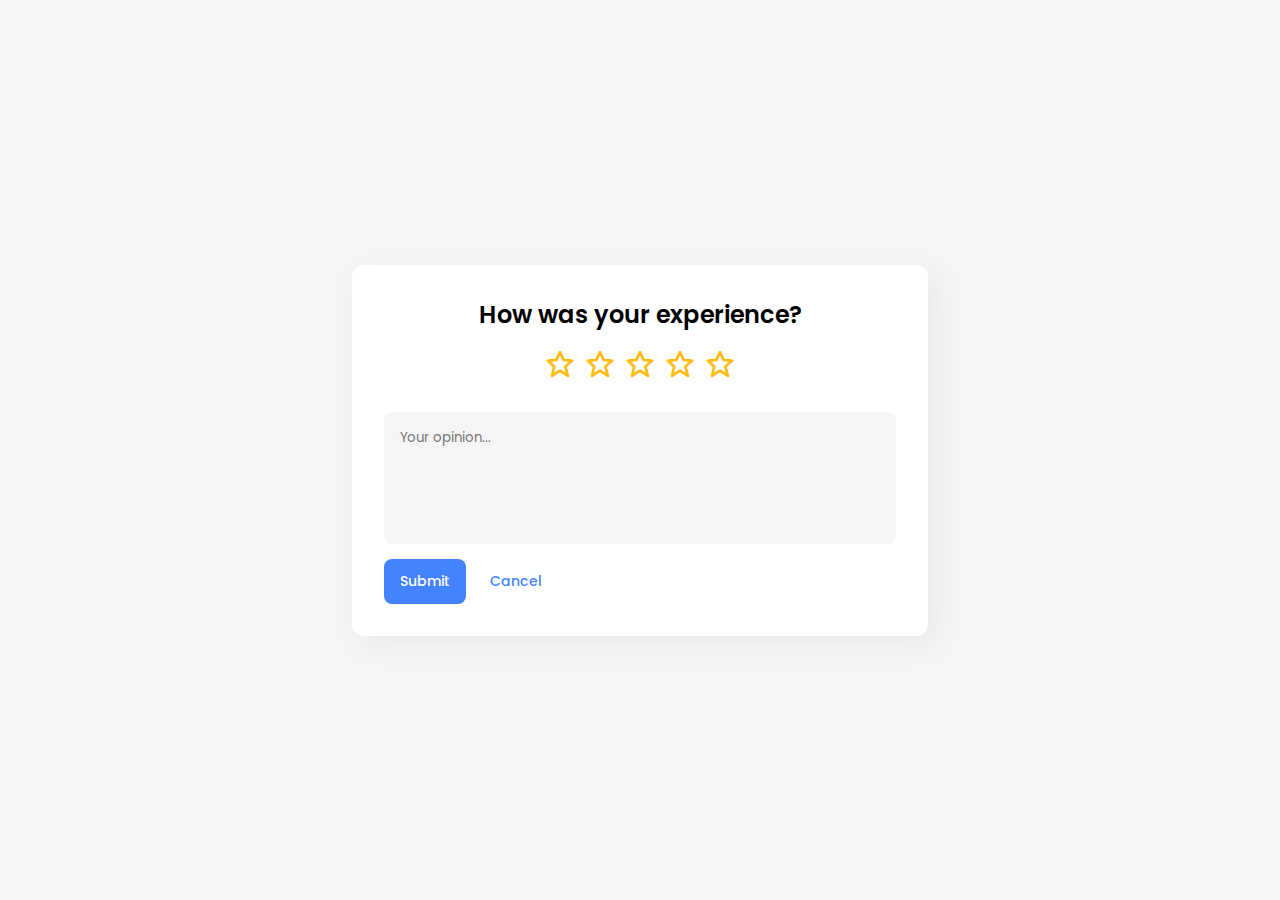
<file: rating.html>
<!DOCTYPE html>
<html lang="en">
<head>
	<meta charset="UTF-8">
	<meta name="viewport" content="width=device-width, initial-scale=1.0">
	<link href='https://unpkg.com/boxicons@2.1.1/css/boxicons.min.css' rel='stylesheet'>
	<title>Rating & Review</title>
</head>
<style>
	@import url('https://fonts.googleapis.com/css2?family=Poppins:wght@300;400;500;600;700&display=swap');

* {
	margin: 0;
	padding: 0;
	box-sizing: border-box;
	font-family: 'Poppins', sans-serif;
}

:root {
	--yellow: #FFBD13;
	--blue: #4383FF;
	--blue-d-1: #3278FF;
	--light: #F5F5F5;
	--grey: #AAA;
	--white: #FFF;
	--shadow: 8px 8px 30px rgba(0,0,0,.05);
}

body {
	background: var(--light);
	display: flex;
	justify-content: center;
	align-items: center;
	min-height: 100vh;
	padding: 1rem;
}

.wrapper {
	background: var(--white);
	padding: 2rem;
	max-width: 576px;
	width: 100%;
	border-radius: .75rem;
	box-shadow: var(--shadow);
	text-align: center;
}
.wrapper h3 {
	font-size: 1.5rem;
	font-weight: 600;
	margin-bottom: 1rem;
}
.rating {
	display: flex;
	justify-content: center;
	align-items: center;
	grid-gap: .5rem;
	font-size: 2rem;
	color: var(--yellow);
	margin-bottom: 2rem;
}
.rating .star {
	cursor: pointer;
}
.rating .star.active {
	opacity: 0;
	animation: animate .5s calc(var(--i) * .1s) ease-in-out forwards;
}

@keyframes animate {
	0% {
		opacity: 0;
		transform: scale(1);
	}
	50% {
		opacity: 1;
		transform: scale(1.2);
	}
	100% {
		opacity: 1;
		transform: scale(1);
	}
}


.rating .star:hover {
	transform: scale(1.1);
}
textarea {
	width: 100%;
	background: var(--light);
	padding: 1rem;
	border-radius: .5rem;
	border: none;
	outline: none;
	resize: none;
	margin-bottom: .5rem;
}
.btn-group {
	display: flex;
	grid-gap: .5rem;
	align-items: center;
}
.btn-group .btn {
	padding: .75rem 1rem;
	border-radius: .5rem;
	border: none;
	outline: none;
	cursor: pointer;
	font-size: .875rem;
	font-weight: 500;
}
.btn-group .btn.submit {
	background: var(--blue);
	color: var(--white);
}
.btn-group .btn.submit:hover {
	background: var(--blue-d-1);
}
.btn-group .btn.cancel {
	background: var(--white);
	color: var(--blue);
}
.btn-group .btn.cancel:hover {
	background: var(--light);
}
</style>
<body>

	<div class="wrapper">
		<h3>How was your experience?</h3>
		<form action="#">
			<div class="rating">
				<input type="number" name="rating" hidden>
				<i class='bx bx-star star' style="--i: 0;"></i>
				<i class='bx bx-star star' style="--i: 1;"></i>
				<i class='bx bx-star star' style="--i: 2;"></i>
				<i class='bx bx-star star' style="--i: 3;"></i>
				<i class='bx bx-star star' style="--i: 4;"></i>
			</div>
			<textarea name="opinion" cols="30" rows="5" placeholder="Your opinion..."></textarea>
			<div class="btn-group">
				<button type="submit" class="btn submit">Submit</button>
				<button class="btn cancel">Cancel</button>
			</div>
		</form>
	</div>
   <script src="script.js"></script>
</body>
</html>
</file>
<file: ProximityPro.css>
@import url('https://fonts.googleapis.com/css2?family=Poppins:ital,wght@0,100;0,200;0,300;0,400;0,500;0,600;0,700;0,800;0,900;1,100;1,200;1,300;1,400;1,500;1,600;1,700;1,800;1,900&display=swap');
body{
    margin: 0;
    background-color: #000;
    color: #eee;
    font-family: Poppins;
    font-size: 15px;
}

a{
    text-decoration: none;
}
header{
    width: 1140px;
    max-width: 80%;
    margin: auto;
    height: 50px;
    display: flex;
    align-items: center;
    position: relative;
    z-index: 100;
}
header a{
    color: #eee;
    margin-right: 40px;
}
/* carousel */
.carousel{
    height: 100vh;
    margin-top: -50px;
    width: 100vw;
    overflow: hidden;
    position: relative;
}
.carousel .list .item{
    width: 100%;
    height: 100%;
    position: absolute;
    inset: 0 0 0 0;
}
.carousel .list .item img{
    width: 100%;
    height: 100%;
    object-fit: cover;
}
.carousel .list .item .content{
    position: absolute;
    top: 20%;
    width: 1140px;
    max-width: 80%;
    left: 50%;
    transform: translateX(-50%);
    padding-right: 30%;
    box-sizing: border-box;
    color: #fff;
    text-shadow: 0 5px 10px #0004;
}
.carousel .list .item .author{
    font-weight: bold;
    letter-spacing: 10px;
}
.carousel .list .item .title,
.carousel .list .item .topic{
    font-size: 3em;
    font-weight: bold;
    line-height: 1.3em;
}
.carousel .list .item .topic{
    color: #f1683a;
}
.carousel .list .item .buttons{
    display: grid;
    grid-template-columns: repeat(2, 130px);
    grid-template-rows: 40px;
    gap: 5px;
    margin-top: 20px;
}
.carousel .list .item .buttons button{
    border-radius: 60px;
    border: none;
    background-color: #eee;
    letter-spacing: 3px;
    font-family: Poppins;
    font-weight: 500;
}
.carousel .list .item .buttons button:nth-child(2){
    background-color: limegreen;
    border: 1px solid green;
    color: #eee;
}
/* thumbail */
.thumbnail{
    position: absolute;
    bottom: 50px;
    left: 50%;
    width: max-content;
    z-index: 100;
    display: flex;
    gap: 20px;
}
.thumbnail .item{
    width: 150px;
    height: 120px;
    flex-shrink: 0;
    position: relative;
}
.thumbnail .item img{
    width: 100%;
    height: 100%;
    object-fit: cover;
    border-radius: 20px;
}
.thumbnail .item .content{
    color: #fff;
    position: absolute;
    bottom: 10px;
    left: 10px;
    right: 10px;

}
.thumbnail .item .content .title{
    font-weight: 500;
}
.thumbnail .item .content .description{
    font-weight: 300;
}
/* arrows */
.arrows{
    position: absolute;
    top: 80%;
    right: 52%;
    z-index: 100;
    width: 300px;
    max-width: 30%;
    display: flex;
    gap: 10px;
    align-items: center;
}
.arrows button{
    width: 40px;
    height: 40px;
    border-radius: 50%;
    background-color: #eee4;
    border: none;
    color: #fff;
    font-family: monospace;
    font-weight: bold;
    transition: .5s;
}
.arrows button:hover{
    background-color: #fff;
    color: #000;
}

/* animation */
.carousel .list .item:nth-child(1){
    z-index: 1;
}

/* animation text in first item */

.carousel .list .item:nth-child(1) .content .author,
.carousel .list .item:nth-child(1) .content .title,
.carousel .list .item:nth-child(1) .content .topic,
.carousel .list .item:nth-child(1) .content .des,
.carousel .list .item:nth-child(1) .content .buttons
{
    transform: translateY(50px);
    filter: blur(20px);
    opacity: 0;
    animation: showContent .5s 1s linear 1 forwards;
}
@keyframes showContent{
    to{
        transform: translateY(0px);
        filter: blur(0px);
        opacity: 1;
    }
}
.carousel .list .item:nth-child(1) .content .title{
    animation-delay: 1.2s!important;
}
.carousel .list .item:nth-child(1) .content .topic{
    animation-delay: 1.4s!important;
}
.carousel .list .item:nth-child(1) .content .des{
    animation-delay: 1.6s!important;
}
.carousel .list .item:nth-child(1) .content .buttons{
    animation-delay: 1.8s!important;
}
/* create animation when next click */
.carousel.next .list .item:nth-child(1) img{
    width: 150px;
    height: 220px;
    position: absolute;
    bottom: 50px;
    left: 50%;
    border-radius: 30px;
    animation: showImage .5s linear 1 forwards;
}
@keyframes showImage{
    to{
        bottom: 0;
        left: 0;
        width: 100%;
        height: 100%;
        border-radius: 0;
    }
}

.carousel.next .thumbnail .item:nth-last-child(1){
    overflow: hidden;
    animation: showThumbnail .5s linear 1 forwards;
}
.carousel.prev .list .item img{
    z-index: 100;
}
@keyframes showThumbnail{
    from{
        width: 0;
        opacity: 0;
    }
}
.carousel.next .thumbnail{
    animation: effectNext .5s linear 1 forwards;
}

@keyframes effectNext{
    from{
        transform: translateX(150px);
    }
}

/* running time */

.carousel .time{
    position: absolute;
    z-index: 1000;
    width: 0%;
    height: 3px;
    background-color: #f1683a;
    left: 0;
    top: 0;
}

.carousel.next .time,
.carousel.prev .time{
    animation: runningTime 3s linear 1 forwards;
}
@keyframes runningTime{
    from{ width: 100%}
    to{width: 0}
}


/* prev click */

.carousel.prev .list .item:nth-child(2){
    z-index: 2;
}

.carousel.prev .list .item:nth-child(2) img{
    animation: outFrame 0.5s linear 1 forwards;
    position: absolute;
    bottom: 0;
    left: 0;
}
@keyframes outFrame{
    to{
        width: 150px;
        height: 220px;
        bottom: 50px;
        left: 50%;
        border-radius: 20px;
    }
}

.carousel.prev .thumbnail .item:nth-child(1){
    overflow: hidden;
    opacity: 0;
    animation: showThumbnail .5s linear 1 forwards;
}
.carousel.next .arrows button,
.carousel.prev .arrows button{
    pointer-events: none;
}
.carousel.prev .list .item:nth-child(2) .content .author,
.carousel.prev .list .item:nth-child(2) .content .title,
.carousel.prev .list .item:nth-child(2) .content .topic,
.carousel.prev .list .item:nth-child(2) .content .des,
.carousel.prev .list .item:nth-child(2) .content .buttons
{
    animation: contentOut 1.5s linear 1 forwards!important;
}

@keyframes contentOut{
    to{
        transform: translateY(-150px);
        filter: blur(20px);
        opacity: 0;
    }
}
@media screen and (max-width: 678px) {
    .carousel .list .item .content{
        padding-right: 0;
    }
    .carousel .list .item .content .title{
        font-size: 30px;
    }
}
 
.support {
            text-align: center;
            margin-left: 690px;
        }
        .support a {
            color: #007bff;
            text-decoration: none;
        }
</file>
